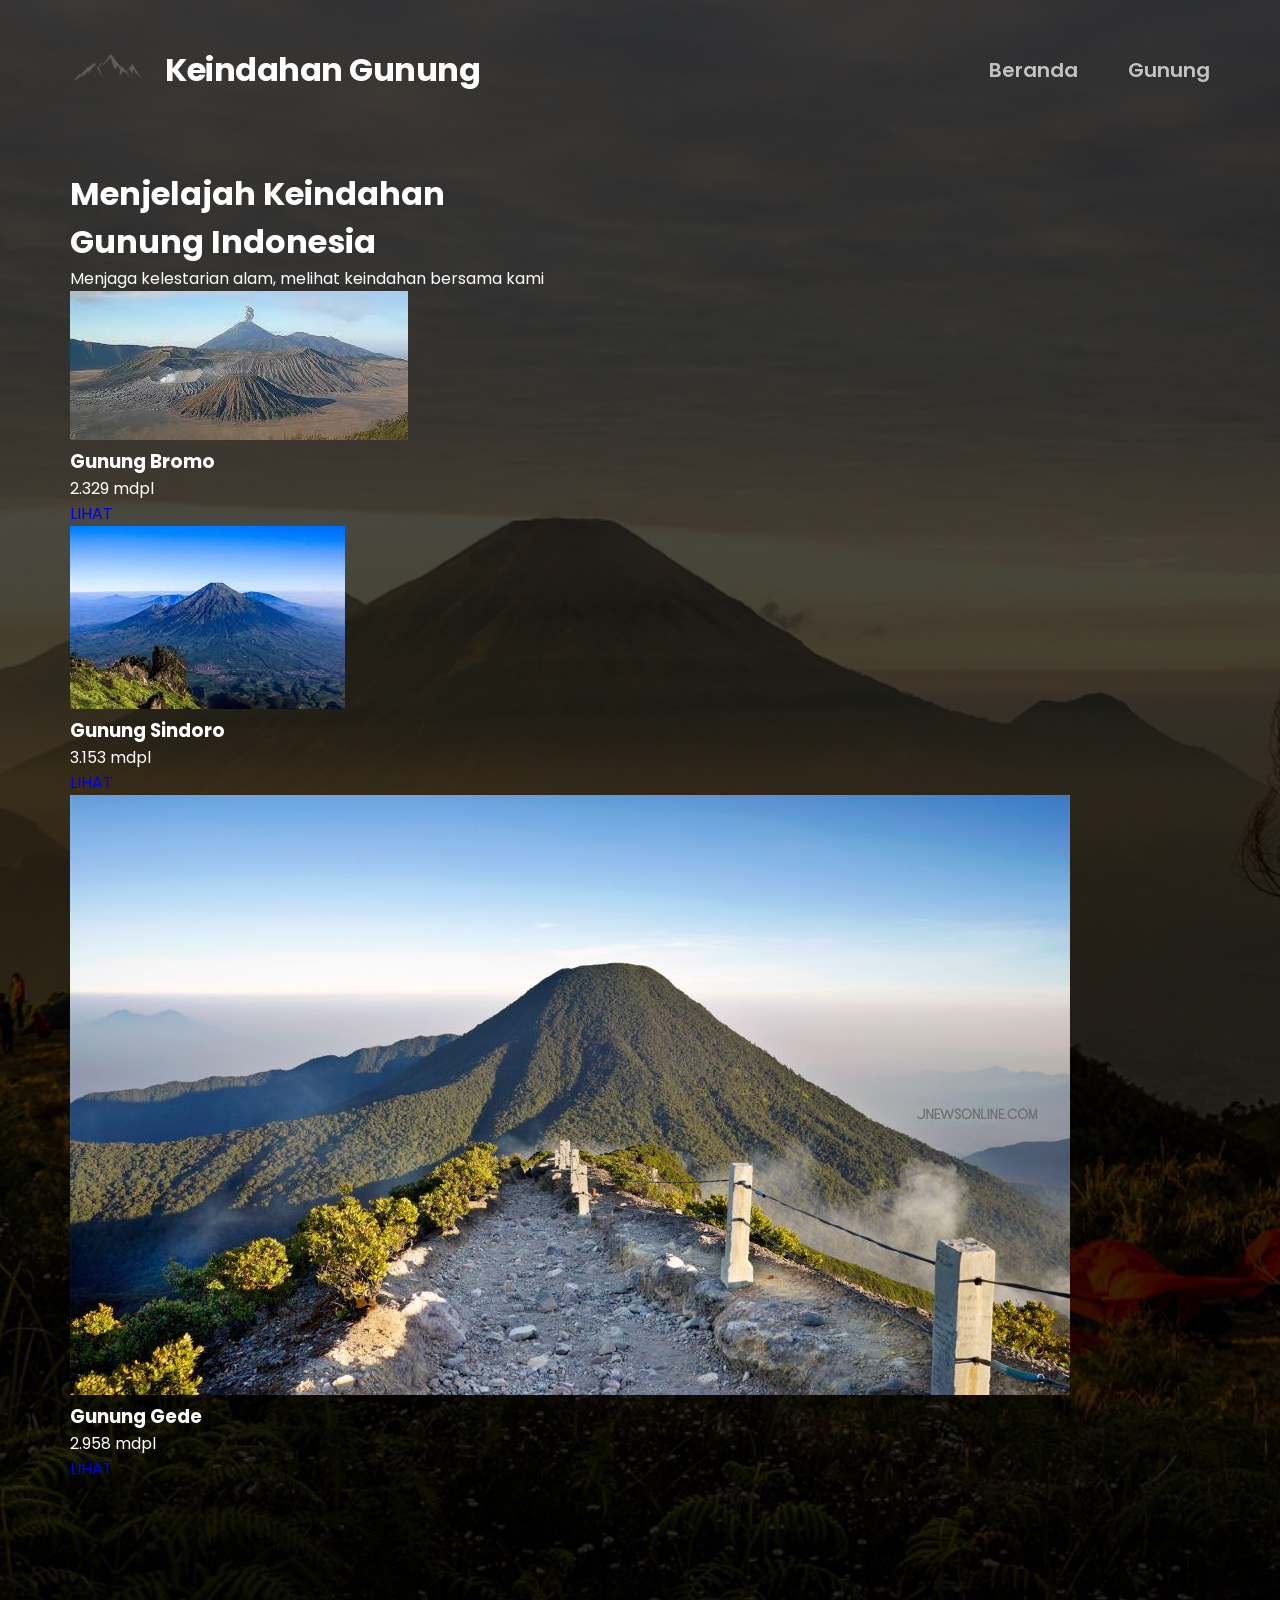
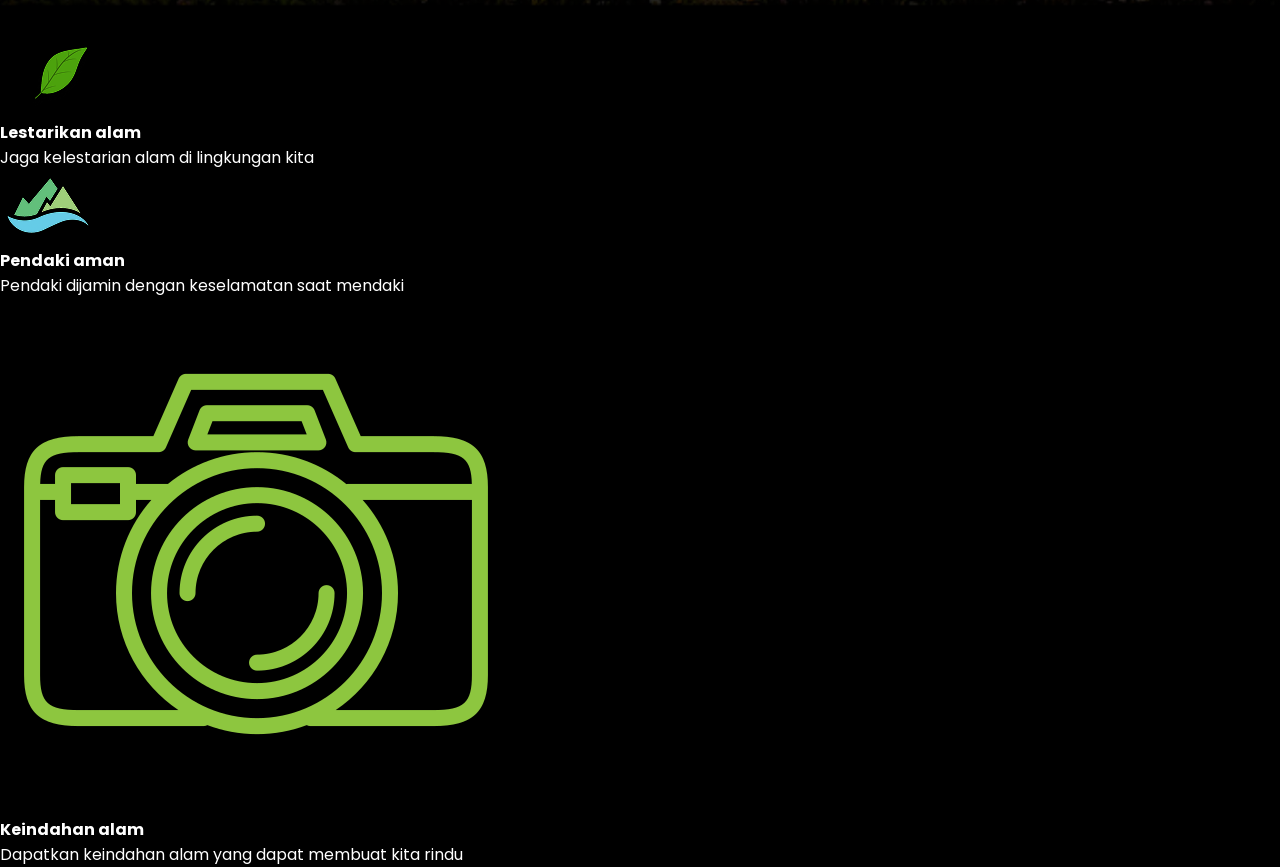
<file: index.html>
<!DOCTYPE html>
<html lang="id">
<head>
    <meta charset="UTF-8">
    <meta name="viewport" content="width=device-width, initial-scale=1.0">
    <title>Keindahan Gunung Indonesia</title>
    <link rel="stylesheet" href="style.css">
    <link rel="preconnect" href="https://fonts.googleapis.com">
    <link rel="preconnect" href="https://fonts.gstatic.com" crossorigin>
    <link href="https://fonts.googleapis.com/css2?family=Montserrat:wght@700&family=Poppins:wght@300;400;500;600;700&display=swap" rel="stylesheet">
</head>
<body>

    <header class="hero-section">
        <nav class="navbar">
            <div class="logo-container">
                <img src="logo.gunung.webp" alt="Logo Keindahan Gunung" class="logo-img">
                <span class="logo-title">Keindahan Gunung</span>
            </div>
            <ul class="nav-menu">
                <li><a href="#" class="nav-item">Beranda</a></li>
                <li><a href="detail-bromo.html" class="nav-item">Gunung</a></li>
            </ul>
        </nav>

        <div class="hero-content">
            <h1 class="hero-title">Menjelajah Keindahan <br>Gunung Indonesia</h1>
            <p class="hero-subtitle">Menjaga kelestarian alam, melihat keindahan bersama kami</p>
        </div>

        <div class="cards-grid">
            
            <div class="mountain-card">
                <img src="bromo.jpg" alt="Gunung Bromo" class="card-bg">
                <div class="card-overlay">
                    <div class="card-header">
                        <h3 class="mountain-name">Gunung Bromo</h3>
                        <span class="mountain-elevation">2.329 mdpl</span>
                    </div>
                    <a href="detail-bromo.html" class="btn-lihat" style="text-decoration: none; text-align: center;">LIHAT</a>
                </div>
            </div>

            <div class="mountain-card">
                <img src="sindoro.jpg" alt="Gunung Sindoro" class="card-bg">
                <div class="card-overlay">
                    <div class="card-header">
                        <h3 class="mountain-name">Gunung Sindoro</h3>
                        <span class="mountain-elevation">3.153 mdpl</span>
                    </div>
                    <a href="detail-sindoro.html" class="btn-lihat" style="text-decoration: none; text-align: center;">LIHAT</a>
                </div>
            </div>

            <div class="mountain-card">
                <img src="gunung_gede.jpg" alt="Gunung Gede" class="card-bg">
                <div class="card-overlay">
                    <div class="card-header">
                        <h3 class="mountain-name">Gunung Gede</h3>
                        <span class="mountain-elevation">2.958 mdpl</span>
                    </div>
                    <a href="detail-gede.html" class="btn-lihat" style="text-decoration: none; text-align: center;">LIHAT</a>
                </div>
            </div>

        </div>
    </header>

    <footer class="info-bar">
        <div class="info-item">
            <img src="daun.png" alt="Icon Lestarikan Alam" class="info-icon">
            <div class="info-text">
                <h4 class="info-title">Lestarikan alam</h4>
                <p class="info-desc">Jaga kelestarian alam di lingkungan kita</p>
            </div>
        </div>

        <div class="vertical-divider"></div>

        <div class="info-item">
            <img src="gunng logo2.png" alt="Icon Pendaki Aman" class="info-icon">
            <div class="info-text">
                <h4 class="info-title">Pendaki aman</h4>
                <p class="info-desc">Pendaki dijamin dengan keselamatan saat mendaki</p>
            </div>
        </div>

        <div class="vertical-divider"></div>

        <div class="info-item">
            <img src="kamera.jpg" alt="Icon Keindahan Alam" class="info-icon">
            <div class="info-text">
                <h4 class="info-title">Keindahan alam</h4>
                <p class="info-desc">Dapatkan keindahan alam yang dapat membuat kita rindu</p>
            </div>
        </div>
    </footer>

</body>
</html>
</file>
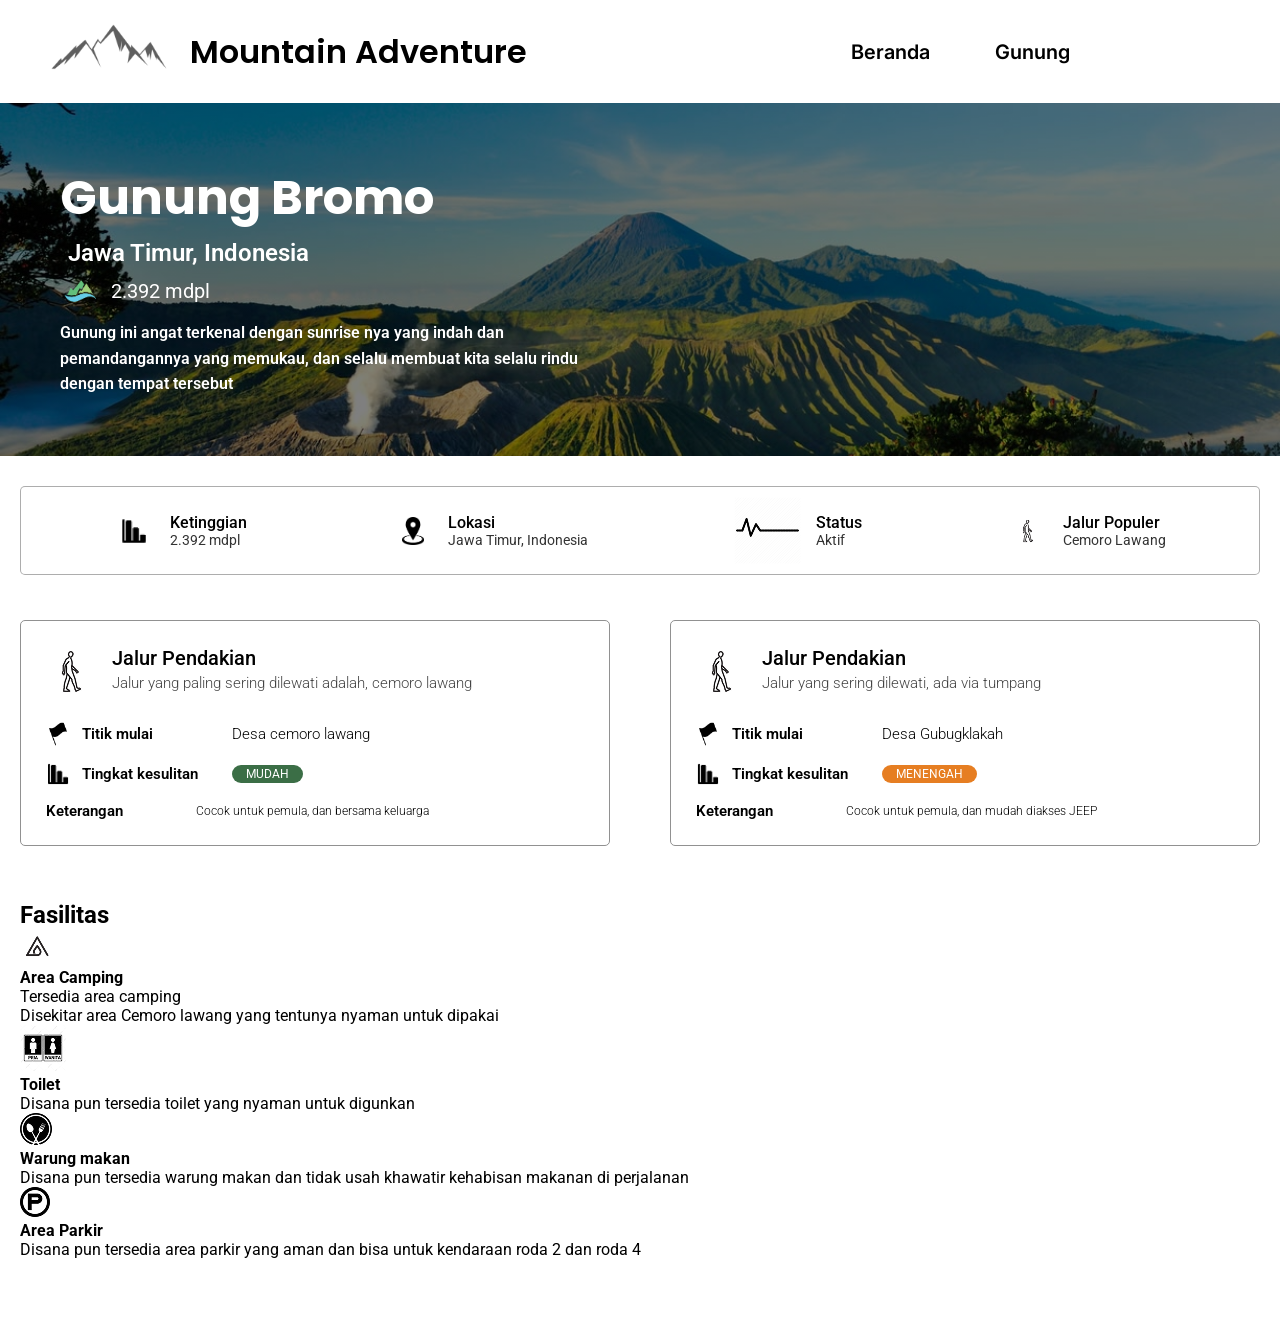
<file: detail-bromo.html>
<!DOCTYPE html>
<html lang="id">
<head>
    <meta charset="UTF-8">
    <meta name="viewport" content="width=device-width, initial-scale=1.0">
    <title>Mountain Adventure - Gunung Bromo</title>
    <link rel="stylesheet" href="detail-bromo.css">
    <link rel="preconnect" href="https://fonts.googleapis.com">
    <link rel="preconnect" href="https://fonts.gstatic.com" crossorigin>
    <link href="https://fonts.googleapis.com/css2?family=Inter:wght@600&family=Poppins:wght@400;600;700&family=Roboto:wght@300;400;500;600&display=swap" rel="stylesheet">
</head>
<body>

    <nav class="navbar">
        <div class="logo-area">
            <img src="logo.gunung.webp" alt="Logo Mountain Adventure">
            <span class="logo-title">Mountain Adventure</span>
        </div>
        <ul class="nav-links">
            <a href="index.html" class="nav-item">Beranda</a>
            <a href="detail-sindoro.html" class="nav-item">Gunung</a>
        </ul>
    </nav>

    <header class="hero-banner">
        <div class="hero-container">
            <h1 class="mountain-name">Gunung Bromo</h1>
            <div class="location-tag">
                <span class="pin-icon"></span> 
                Jawa Timur, Indonesia
            </div>
            <div class="elevation-tag">
                <img src="gunng logo2.png" alt="Icon MDPL" class="icon-inline">
                <span>2.392 mdpl</span>
            </div>
            <p class="mountain-desc">
                Gunung ini angat terkenal dengan sunrise nya yang indah dan pemandangannya yang memukau, dan selalu membuat kita selalu rindu dengan tempat tersebut
            </p>
        </div>
    </header>

    <main class="content-wrapper">
        
        <section class="quick-info-bar">
            <div class="info-item">
                <img src="diagram.png" alt="Ketinggian Icon">
                <div class="info-text">
                    <span class="info-label">Ketinggian</span>
                    <span class="info-value">2.392 mdpl</span>
                </div>
            </div>
            <div class="info-item">
                <img src="Location.png" alt="Lokasi Icon">
                <div class="info-text">
                    <span class="info-label">Lokasi</span>
                    <span class="info-value">Jawa Timur, Indonesia</span>
                </div>
            </div>
            <div class="info-item">
                <img src="HA.png" alt="Status Icon" class="large-icon">
                <div class="info-text">
                    <span class="info-label">Status</span>
                    <span class="info-value">Aktif</span>
                </div>
            </div>
            <div class="info-item">
                <img src="Orang.png" alt="Jalur Populer Icon">
                <div class="info-text">
                    <span class="info-label">Jalur Populer</span>
                    <span class="info-value">Cemoro Lawang</span>
                </div>
            </div>
        </section>

        <section class="routes-container">
            
            <div class="route-card">
                <div class="route-header">
                    <img src="Orang.png" alt="Route Icon" class="route-main-icon">
                    <div class="route-title">
                        <h3>Jalur Pendakian</h3>
                        <p>Jalur yang paling sering dilewati adalah, cemoro lawang</p>
                    </div>
                </div>
                <div class="route-details">
                    <div class="detail-row">
                        <img src="bendera.png" alt="Start Point">
                        <strong>Titik mulai</strong>
                        <span class="value">Desa cemoro lawang</span>
                    </div>
                    <div class="detail-row">
                        <img src="diagram.png" alt="Difficulty">
                        <strong>Tingkat kesulitan</strong>
                        <span class="badge badge-easy">MUDAH</span>
                    </div>
                    <div class="detail-row">
                        <span class="label-heading">Keterangan</span>
                        <span class="value small-text">Cocok untuk pemula, dan bersama keluarga</span>
                    </div>
                </div>
            </div>

            <div class="route-card">
                <div class="route-header">
                    <img src="Orang.png" alt="Route Icon" class="route-main-icon">
                    <div class="route-title">
                        <h3>Jalur Pendakian</h3>
                        <p>Jalur yang sering dilewati, ada via tumpang</p>
                    </div>
                </div>
                <div class="route-details">
                    <div class="detail-row">
                        <img src="bendera.png" alt="Start Point">
                        <strong>Titik mulai</strong>
                        <span class="value">Desa Gubugklakah</span>
                    </div>
                    <div class="detail-row">
                        <img src="diagram.png" alt="Difficulty">
                        <strong>Tingkat kesulitan</strong>
                        <span class="badge badge-medium">MENENGAH</span>
                    </div>
                    <div class="detail-row">
                        <span class="label-heading">Keterangan</span>
                        <span class="value small-text">Cocok untuk pemula, dan mudah diakses JEEP</span>
                    </div>
                </div>
            </div>

        </section>

        <section class="facilities-section">
            <h2 class="section-title">Fasilitas</h2>
            <div class="facilities-grid">
                
                <div class="facility-box">
                    <div class="facility-header">
                        <img src="area camp.png" alt="Camping Icon">
                        <h4>Area Camping</h4>
                    </div>
                    <p class="facility-bold-sub">Tersedia area camping</p>
                    <p class="facility-desc">Disekitar area Cemoro lawang yang tentunya nyaman untuk dipakai</p>
                </div>

                <div class="facility-box">
                    <div class="facility-header">
                        <img src="toilet.png" alt="Toilet Icon">
                        <h4>Toilet</h4>
                    </div>
                    <p class="facility-descpacer-top">Disana pun tersedia toilet yang nyaman untuk digunkan</p>
                </div>

                <div class="facility-box">
                    <div class="facility-header">
                        <img src="restirant.png" alt="Warung Icon">
                        <h4>Warung makan</h4>
                    </div>
                    <p class="facility-desc spacer-top">Disana pun tersedia warung makan dan tidak usah khawatir kehabisan makanan di perjalanan</p>
                </div>

                <div class="facility-box">
                    <div class="facility-header">
                        <img src="parking-39771_960_720 1.png" alt="Parkir Icon">
                        <h4>Area Parkir</h4>
                    </div>
                    <p class="facility-desc spacer-top">Disana pun tersedia area parkir yang aman dan bisa untuk kendaraan roda 2 dan roda 4</p>
                </div>

            </div>
        </section>

    </main>

</body>
</html>
</file>
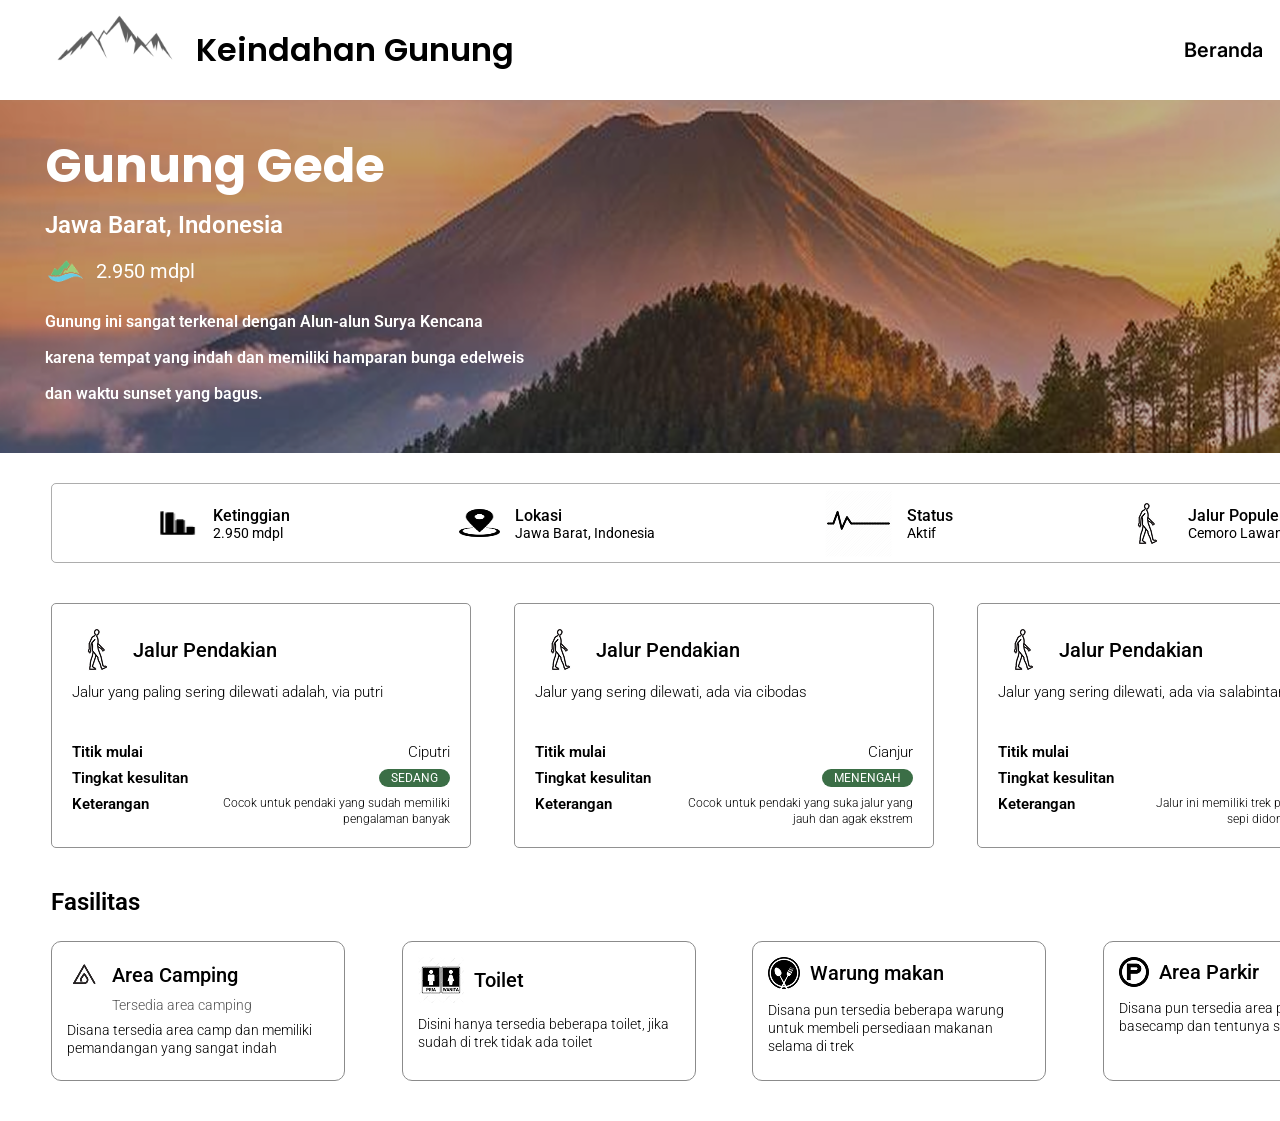
<file: detail-gede.html>
<!DOCTYPE html>
<html lang="id">
<head>
  <meta charset="UTF-8">
  <meta name="viewport" content="width=device-width, initial-scale=1.0">
  <title>Mountain Adventure - Gunung Gede</title>
  <link rel="stylesheet" href="style-gede.css">
  <link href="https://fonts.googleapis.com/css2?family=Inter:wght@600&family=Poppins:wght@600;700&family=Roboto:wght@300;400;500;600&display=swap" rel="stylesheet">
</head>
<body>

  <div class="container">
    
    <header class="navbar">
      <div class="logo-section">
        <img class="logo-img" src="logo.gunung.webp" alt="Logo">
        <h1 class="site-title">Keindahan Gunung</h1>
      </div>
      <nav class="nav-links">
        <a href="index.html" class="nav-item">Beranda</a>
        <a href="#" class="nav-item">Gunung</a>
      </nav>
    </header>

    <section class="hero-section">
      <img class="hero-bg" src="GUNUNG GEDE.png" alt="Gunung Gede Banner">
      <div class="hero-content">
        <h2 class="mountain-title">Gunung Gede</h2>
        <p class="mountain-location">Jawa Barat, Indonesia</p>
        <div class="mountain-elevation-badge">
          <img class="icon-small" src="gunng logo2.png" alt="Icon">
          <span>2.950 mdpl</span>
        </div>
        <p class="mountain-desc">
          Gunung ini sangat terkenal dengan Alun-alun Surya Kencana karena tempat yang indah dan memiliki hamparan bunga edelweis dan waktu sunset yang bagus.
        </p>
      </div>
    </section>

    <section class="info-bar">
      <div class="info-item">
        <img class="info-icon" src="diagram.png" alt="Ketinggian">
        <div>
          <div class="info-label">Ketinggian</div>
          <div class="info-value">2.950 mdpl</div>
        </div>
      </div>
      <div class="info-item">
        <img class="info-icon" src="Location.png" alt="Lokasi">
        <div>
          <div class="info-label">Lokasi</div>
          <div class="info-value">Jawa Barat, Indonesia</div>
        </div>
      </div>
      <div class="info-item">
        <img class="info-icon-large" src="HA.png" alt="Status">
        <div>
          <div class="info-label">Status</div>
          <div class="info-value">Aktif</div>
        </div>
      </div>
      <div class="info-item">
        <img class="info-icon-medium" src="Orang.png" alt="Jalur Populer">
        <div>
          <div class="info-label">Jalur Populer</div>
          <div class="info-value">Cemoro Lawang</div>
        </div>
      </div>
    </section>

    <section class="section-container">
      <div class="cards-grid">
        
        <div class="trail-card">
          <div class="card-header">
            <img class="card-icon" src="Orang.png" alt="Trail Icon">
            <h3 class="card-title">Jalur Pendakian</h3>
          </div>
          <p class="card-desc">Jalur yang paling sering dilewati adalah, via putri</p>
          <div class="card-detail">
            <span class="detail-label">Titik mulai</span>
            <span class="detail-value">Ciputri</span>
          </div>
          <div class="card-detail">
            <span class="detail-label">Tingkat kesulitan</span>
            <span class="badge badge-green">SEDANG</span>
          </div>
          <div class="card-detail alignment-top">
            <span class="detail-label font-bold">Keterangan</span>
            <span class="detail-value text-small">Cocok untuk pendaki yang sudah memiliki pengalaman banyak</span>
          </div>
        </div>

        <div class="trail-card">
          <div class="card-header">
            <img class="card-icon" src="Orang.png" alt="Trail Icon">
            <h3 class="card-title">Jalur Pendakian</h3>
          </div>
          <p class="card-desc">Jalur yang sering dilewati, ada via cibodas</p>
          <div class="card-detail">
            <span class="detail-label">Titik mulai</span>
            <span class="detail-value">Cianjur</span>
          </div>
          <div class="card-detail">
            <span class="detail-label">Tingkat kesulitan</span>
            <span class="badge badge-green">MENENGAH</span>
          </div>
          <div class="card-detail alignment-top">
            <span class="detail-label font-bold">Keterangan</span>
            <span class="detail-value text-small">Cocok untuk pendaki yang suka jalur yang jauh dan agak ekstrem</span>
          </div>
        </div>

        <div class="trail-card">
          <div class="card-header">
            <img class="card-icon" src="Orang.png" alt="Trail Icon">
            <h3 class="card-title">Jalur Pendakian</h3>
          </div>
          <p class="card-desc">Jalur yang sering dilewati, ada via salabintana</p>
          <div class="card-detail">
            <span class="detail-label">Titik mulai</span>
            <span class="detail-value">Cianjur</span>
          </div>
          <div class="card-detail">
            <span class="detail-label">Tingkat kesulitan</span>
            <span class="badge badge-green">MENENGAH</span>
          </div>
          <div class="card-detail alignment-top">
            <span class="detail-label font-bold">Keterangan</span>
            <span class="detail-value text-small">Jalur ini memiliki trek paling panjang dan sepi didominasi hutan rapat</span>
          </div>
        </div>

      </div>
    </section>

    <section class="section-container">
      <h2 class="section-heading">Fasilitas</h2>
      <div class="facilities-grid">
        
        <div class="facility-card">
          <div class="facility-header">
            <img src="area camp.png" alt="Camping Area">
            <h4 class="facility-title">Area Camping</h4>
          </div>
          <p class="facility-subtext">Tersedia area camping</p>
          <p class="facility-desc">Disana tersedia area camp dan memiliki pemandangan yang sangat indah</p>
        </div>

        <div class="facility-card">
          <div class="facility-header">
            <img src="toilet.png" alt="Toilet">
            <h4 class="facility-title">Toilet</h4>
          </div>
          <p class="facility-desc margin-top-sm">Disini hanya tersedia beberapa toilet, jika sudah di trek tidak ada toilet</p>
        </div>

        <div class="facility-card">
          <div class="facility-header">
            <img src="restirant.png" alt="Warung">
            <h4 class="facility-title">Warung makan</h4>
          </div>
          <p class="facility-desc margin-top-sm">Disana pun tersedia beberapa warung untuk membeli persediaan makanan selama di trek</p>
        </div>

        <div class="facility-card">
          <div class="facility-header">
            <img src="parking-39771_960_720 1.png" alt="Parkir">
            <h4 class="facility-title">Area Parkir</h4>
          </div>
          <p class="facility-desc margin-top-sm">Disana pun tersedia area parkir di basecamp dan tentunya sudah aman</p>
        </div>

      </div>
    </section>

  </div>

</body>
</html>
</file>
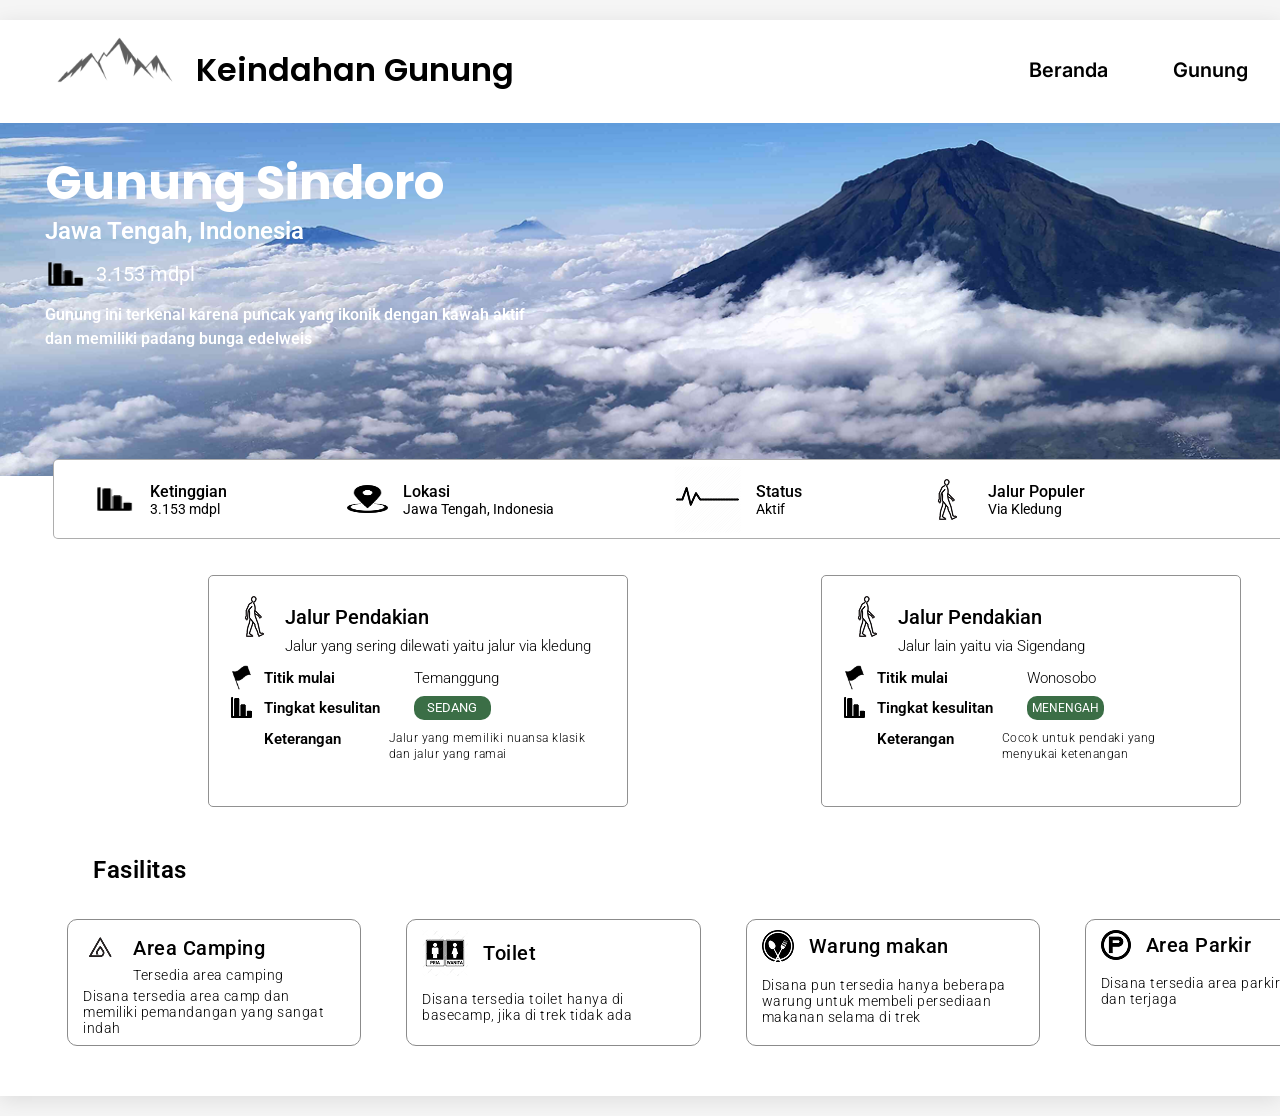
<file: detail-sindoro.html>
<!DOCTYPE html>
<html lang="id">
<head>
  <meta charset="UTF-8">
  <meta name="viewport" content="width=device-width, initial-scale=1.0">
  <title>Mountain Adventure - Gunung Sindoro</title>
  <link href="https://fonts.googleapis.com/css2?family=Inter:wght@600&family=Poppins:wght@600;700&family=Roboto:wght@300;400;500;600&display=swap" rel="stylesheet">
  <link rel="stylesheet" href="style-sindoro.css">
</head>
<body>

  <div class="main-container">
    
    <header class="header">
      <div class="logo-wrapper">
        <img class="logo-img" src="logo.gunung.webp" alt="Logo">
        <h1 class="logo-title">Keindahan Gunung</h1>
      </div>
      <nav class="navbar">
        <a href="index.html" class="nav-link">Beranda</a>
        <a href="detail-gede.html" class="nav-link">Gunung</a>
      </nav>
    </header>

    <section class="hero-section">
      <img class="hero-bg" src="GUNUNG SINDORO.png" alt="Gunung Sindoro Banner">
      <div class="hero-content">
        <h2 class="hero-title">Gunung Sindoro</h2>
        <p class="hero-location">Jawa Tengah, Indonesia</p>
        <div class="hero-elevation-badge">
          <img class="icon-small" src="diagram.png" alt="Elevation Icon">
          <span>3.153 mdpl</span>
        </div>
        <p class="hero-description">Gunung ini terkenal karena puncak yang ikonik dengan kawah aktif dan memiliki padang bunga edelweis</p>
      </div>
    </section>

    <section class="info-bar">
      <div class="info-item">
        <img class="info-icon" src="diagram.png" alt="Ketinggian">
        <div>
          <div class="info-label">Ketinggian</div>
          <div class="info-value">3.153 mdpl</div>
        </div>
      </div>
      <div class="info-item">
        <img class="info-icon" src="Location.png" alt="Lokasi">
        <div>
          <div class="info-label">Lokasi</div>
          <div class="info-value">Jawa Tengah, Indonesia</div>
        </div>
      </div>
      <div class="info-item">
        <img class="info-icon-large" src="HA.png" alt="Status">
        <div>
          <div class="info-label">Status</div>
          <div class="info-value">Aktif</div>
        </div>
      </div>
      <div class="info-item">
        <img class="info-icon-large" src="Orang.png" alt="Jalur Populer">
        <div>
          <div class="info-label">Jalur Populer</div>
          <div class="info-value">Via Kledung</div>
        </div>
      </div>
    </section>

    <section class="routes-container">
      <div class="route-card">
        <div class="route-header">
          <img class="route-icon" src="Orang.png" alt="Route">
          <h3 class="route-title">Jalur Pendakian</h3>
        </div>
        <p class="route-desc">Jalur yang sering dilewati yaitu jalur via kledung</p>
        
        <div class="route-details">
          <div class="detail-row">
            <img class="detail-icon" src="bendera.png" alt="Start">
            <span class="detail-label">Titik mulai</span>
            <span class="detail-value">Temanggung</span>
          </div>
          <div class="detail-row">
            <img class="detail-icon" src="diagram.png"Difficulty">
            <span class="detail-label">Tingkat kesulitan</span>
            <span class="badge badge-sedang">SEDANG</span>
          </div>
          <div class="detail-row align-start">
            <span class="detail-label note-label">Keterangan</span>
            <span class="detail-value note-value">Jalur yang memiliki nuansa klasik dan jalur yang ramai</span>
          </div>
        </div>
      </div>

      <div class="route-card">
        <div class="route-header">
          <img class="route-icon" src="Orang.png" alt="Route">
          <h3 class="route-title">Jalur Pendakian</h3>
        </div>
        <p class="route-desc">Jalur lain yaitu via Sigendang</p>
        
        <div class="route-details">
          <div class="detail-row">
            <img class="detail-icon" src="bendera.png" alt="Start">
            <span class="detail-label">Titik mulai</span>
            <span class="detail-value">Wonosobo</span>
          </div>
          <div class="detail-row">
            <img class="detail-icon" src="diagram.png" alt="Difficulty">
            <span class="detail-label">Tingkat kesulitan</span>
            <span class="badge badge-menengah">MENENGAH</span>
          </div>
          <div class="detail-row align-start">
            <span class="detail-label note-label">Keterangan</span>
            <span class="detail-value note-value">Cocok untuk pendaki yang menyukai ketenangan</span>
          </div>
        </div>
      </div>
    </section>

    <section class="facilities-section">
      <h3 class="section-title">Fasilitas</h3>
      <div class="facilities-grid">
        <div class="facility-card">
          <div class="facility-header">
            <img src="area camp.png" alt="Camping">
            <h4 class="facility-title">Area Camping</h4>
          </div>
          <p class="facility-subtitle">Tersedia area camping</p>
          <p class="facility-desc">Disana tersedia area camp dan memiliki pemandangan yang sangat indah</p>
        </div>

        <div class="facility-card">
          <div class="facility-header">
            <img src="toilet.png" alt="Toilet">
            <h4 class="facility-title">Toilet</h4>
          </div>
          <p class="facility-desc spacer-top">Disana tersedia toilet hanya di basecamp, jika di trek tidak ada</p>
        </div>

        <div class="facility-card">
          <div class="facility-header">
            <img src="restirant.png" alt="Warung">
            <h4 class="facility-title">Warung makan</h4>
          </div>
          <p class="facility-desc spacer-top">Disana pun tersedia hanya beberapa warung untuk membeli persediaan makanan selama di trek</p>
        </div>

        <div class="facility-card">
          <div class="facility-header">
            <img src="parking-39771_960_720 1.png" alt="Parkir">
            <h4 class="facility-title">Area Parkir</h4>
          </div>
          <p class="facility-desc spacer-top">Disana tersedia area parkir yang aman dan terjaga</p>
        </div>
      </div>
    </section>

  </div>

</body>
</html>
</file>
<file: style.css>
* {
    margin: 0;
    padding: 0;
    box-sizing: border-box;
}

body {
    font-family: 'Poppins', sans-serif;
    background-color: #000000;
    color: #ffffff;
    overflow-x: hidden;
}

.hero-section {
    position: relative;
    width: 100%;
    min-height: 100vh;
    padding: 30px 70px 160px 70px;
    background: linear-gradient(rgba(0, 0, 0, 0.5), rgba(0, 0, 0, 0.7)), 
                url('background.jpg') no-repeat center center/cover;
}

.navbar {
    display: flex;
    justify-content: space-between;
    align-items: center;
    width: 100%;
    margin-bottom: 60px;
}

.logo-container {
    display: flex;
    align-items: center;
    gap: 15px;
}

.logo-img {
    width: 80px;
    height: 80px;
    object-fit: contain;
}

.logo-title {
    font-size: 32px;
    font-weight: 700;
    letter-spacing: -0.5px;
}

.nav-menu {
    display: flex;
    gap: 50px;
    list-style: none;
}

.nav-item {
    text-decoration: none;
    color: #ffffff;
    font-size: 20px;
    font-weight: 600;
    opacity: 0.7;
    transition: opacity 0.3s ease, color 0.3s ease;
}

.nav-item:hover, 
.nav-item.active {
    opacity: 1;
    color: #4ade80; 

.hero-content {
    margin-bottom: 60px;
}

.hero-title {
    font-family: 'Montserrat', sans-serif;
    font-size: 64px;
    font-weight: 700;
    line-height: 1.2;
    margin-bottom: 20px;
}

.hero-subtitle {
    font-size: 20px;
    font-weight: 400;
    opacity: 0.8;
    max-width: 800px;
}


.cards-grid {
    display: grid;
    grid-template-columns: repeat(3, 1380px);
    gap: 20px;
    max-width: 100%;
    justify-content: flex-start;
    display: flex;
    flex-wrap: wrap;
}

.mountain-card {
    position: relative;
    width: 383px;
    height: 219px;
    border-radius: 15px;
    border: 1px solid rgba(255, 255, 255, 0.6);
    overflow: hidden;
    box-shadow: 0px 0px 24px rgba(255, 255, 255, 0.15);
    cursor: pointer;
    
    transition: transform 0.4s cubic-bezier(0.25, 1, 0.5, 1), 
                box-shadow 0.4s ease, 
                border-color 0.4s ease;
}

.mountain-card:hover {
    transform: translateY(-15px) scale(1.03); 
    box-shadow: 0px 20px 40px rgba(255, 255, 255, 0.3); 
    border-color: #ffffff;
}

.card-bg {
    width: 100%;
    height: 100%;
    object-fit: cover;
    filter: brightness(0.75);
    transition: filter 0.4s ease;
}

.mountain-card:hover .card-bg {
    filter: brightness(0.9); 

.card-overlay {
    position: absolute;
    top: 0;
    left: 0;
    width: 100%;
    height: 100%;
    padding: 20px;
    display: flex;
    flex-direction: column;
    justify-content: space-between;
    z-index: 2;
}

.mountain-name {
    font-size: 20px;
    font-weight: 600;
    margin-bottom: 2px;
    text-shadow: 0 2px 4px rgba(0,0,0,0.5);
}

.mountain-elevation {
    font-size: 13px;
    font-weight: 500;
    opacity: 0.9;
}

.btn-lihat {
    align-self: flex-end;
    background-color: #ffffff;
    color: #1D6117;
    border: none;
    padding: 6px 22px;
    border-radius: 25px;
    font-family: 'Poppins', sans-serif;
    font-size: 13px;
    font-weight: 600;
    cursor: pointer;
    box-shadow: 0 2px 5px rgba(0,0,0,0.2);
    
    transition: transform 0.2s ease, background-color 0.2s ease, color 0.2s ease;
}

.btn-lihat:hover {
    background-color: #1D6117
    color: #ffffff;
    transform: scale(1.1);
}


.info-bar {
    width: 100%;
    background-color: #ffffff;
    color: #000000;
    display: flex;
    justify-content: space-around;
    align-items: center;
    padding: 45px 70px;
    position: relative;
    z-index: 10;
}

.info-item {
    display: flex;
    align-items: center;
    gap: 20px;
    width: 380px; 
}


.info-icon {
    width: 90px;        
    height: 65px;       
    object-fit: contain; 
    flex-shrink: 0;     
}

.info-text {
    display: flex;
    flex-direction: column;
    gap: 4px;
}

.info-title {
    font-size: 16px;
    font-weight: 600;
}

.info-desc {
    font-size: 15px;
    font-weight: 300;
    color: #333333;
    line-height: 1.4;
}

.vertical-divider {
    width: 1px;
    height: 70px;
    background-color: #000000;
    opacity: 0.2;
}
</file>
<file: detail-bromo.css>
* {
    margin: 0;
    padding: 0;
    box-sizing: border-box;
}

body {
    background-color: #ffffff;
    color: #000000;
    font-family: 'Roboto', sans-serif;
    overflow-x: hidden;
}


.navbar {
    width: 100%;
    height: 103px;
    background-color: #ffffff;
    display: flex;
    justify-content: space-between;
    align-items: center;
    padding: 0 60px;
}

.logo-area {
    display: flex;
    align-items: center;
    gap: 10px;
    margin-left: -16px;
}

.logo-area img {
    width: 136px;
    height: 136px;
    object-fit: contain;
}

.logo-title {
    font-family: 'Poppins', sans-serif;
    font-size: 32px;
    font-weight: 600;
    color: #000000;
}

.nav-links {
    display: flex;
    gap: 65px;
    list-style: none;
    padding-right: 150px;
}

.nav-links a {
    text-decoration: none;
    color: #000000;
    font-family: 'Inter', sans-serif;
    font-size: 20px;
    font-weight: 600;
}

.nav-links a.active {
    border-bottom: 2px solid #000000;
    padding-bottom: 4px;
}


.hero-banner {
    width: 100%;
    min-height: 353px;
    
    background-image: linear-gradient(rgba(0, 0, 0, 0.5), rgba(0, 0, 0, 0.5)), url('gunungbromo-2.jpg');
    
    background-size: cover;
    background-position: center;
    background-repeat: no-repeat;
    display: flex;
    align-items: center;
    color: #ffffff;
    padding: 40px 60px;
}

.hero-container {
    max-width: 1000px;
}

.mountain-name {
    font-family: 'Poppins', sans-serif;
    font-size: 48px;
    font-weight: 700;
    margin-bottom: 5px;
}

.location-tag {
    font-size: 24px;
    font-weight: 600;
    display: flex;
    align-items: center;
    gap: 8px;
    margin-bottom: 10px;
}

.elevation-tag {
    display: flex;
    align-items: center;
    gap: 10px;
    font-size: 20px;
    font-weight: 400;
    margin-bottom: 15px;
}

.icon-inline {
    width: 41px;
    height: 28px;
    object-fit: contain;
}

.mountain-desc {
    font-size: 16px;
    font-weight: 600;
    line-height: 1.6;
    max-width: 550px;
}


.content-wrapper {
    max-width: 1350px;
    margin: 0 auto;
    padding: 30px 20px 80px 20px;
}


.quick-info-bar {
    width: 100%;
    min-height: 80px;
    border: 1px solid rgba(0, 0, 0, 0.32);
    border-radius: 5px;
    background: #ffffff;
    display: flex;
    justify-content: space-around;
    align-items: center;
    padding: 10px 20px;
    margin-bottom: 45px;
}

.info-item {
    display: flex;
    align-items: center;
    gap: 15px;
}

.info-item img {
    width: 41px;
    height: 28px;
    object-fit: contain;
}

.info-item img.large-icon {
    width: 67px;
    height: 67px;
}

.info-text {
    display: flex;
    flex-direction: column;
}

.info-label {
    font-size: 16px;
    font-weight: 500;
    color: #000000;
}

.info-value {
    font-size: 14px;
    font-weight: 400;
    color: #333333;
}


.routes-container {
    display: flex;
    justify-content: space-between;
    gap: 60px;
    margin-bottom: 55px;
}

.route-card {
    flex: 1;
    border: 1px solid #919191;
    border-radius: 5px;
    padding: 25px;
    background: #ffffff;
}

.route-header {
    display: flex;
    align-items: flex-start;
    gap: 15px;
    margin-bottom: 25px;
}

.route-main-icon {
    width: 51px;
    height: 51px;
    object-fit: contain;
}

.route-title h3 {
    font-size: 20px;
    font-weight: 500;
    margin-bottom: 4px;
}

.route-title p {
    font-size: 15px;
    font-weight: 300;
    color: #444444;
}

.route-details {
    display: flex;
    flex-direction: column;
    gap: 16px;
}

.detail-row {
    display: flex;
    align-items: center;
    font-size: 15px;
}

.detail-row img {
    width: 24px;
    height: 24px;
    margin-right: 12px;
    object-fit: contain;
}

.detail-row strong, .label-heading {
    width: 150px;
    font-weight: 600;
}

.detail-row .value {
    font-weight: 300;
}

.detail-row .small-text {
    font-size: 12px;
}

/* Difficulty Badge Status */
.badge {
    padding: 2px 14px;
    color: #ffffff;
    font-size: 12px;
    font-weight: 400;
    border-radius: 10px;
    display: inline-block;
}

.badge-easy {
    background-color: #3B6E46;
}

.badge-medium {
    background-color: #e67e22; 


.section-title {
    font-size: 24px;
    font-weight: 600;
    letter-spacing: 0.5px;
    margin-bottom: 25px;
}

.facilities-grid {
    display: grid;
    grid-template-columns: repeat(auto-fit, minmax(280px, 1fr));
    gap: 30px;
}

.facility-box {
    border: 1px solid #8B8B8B;
    border-radius: 10px;
    padding: 20px;
    min-height: 126px;
    background: #ffffff;
}

.facility-header {
    display: flex;
    align-items: center;
    gap: 15px;
    margin-bottom: 10px;
}

.facility-header img {
    object-fit: contain;
}

.facility-header h4 {
    font-size: 20px;
    font-weight: 500;
    letter-spacing: 0.5px;
}

.facility-bold-sub {
    font-size: 14px;
    font-weight: 300;
    margin-bottom: 6px;
    letter-spacing: 0.5px;
}

.facility-desc {
    font-size: 14px;
    font-weight: 300;
    line-height: 1.4;
    letter-spacing: 0.5px;
}

.spacer-top {
    margin-top: 5px;
}

@media (max-width: 992px) {
    .navbar {
        padding: 0 20px;
    }
    .nav-links {
        padding-right: 0;
        gap: 30px;
    }
    .hero-banner {
        padding: 40px 20px;
    }
    .quick-info-bar {
        flex-direction: column;
        gap: 20px;
        padding: 20px;
    }
    .routes-container {
        flex-direction: column;
        gap: 30px;
    }
}
</file>
<file: style-gede.css>
* {
  box-sizing: border-box;
  margin: 0;
  padding: 0;
}

body {
  background-color: #ffffff;
  color: #000000;
  overflow-x: hidden;
}

.container {
  width: 1448px;
  margin: 0 auto;
  position: relative;
}


.navbar {
  height: 100px;
  display: flex;
  justify-content: space-between;
  align-items: center;
  padding: 0 50px;
}

.logo-section {
  display: flex;
  align-items: center;
  position: relative;
}

.logo-img {
  width: 136px;
  height: 136px;
  margin-top: -15px;
}

.site-title {
  font-family: 'Poppins', sans-serif;
  font-size: 32px;
  font-weight: 600;
  margin-left: 10px;
}

.nav-links {
  display: flex;
  gap: 60px;
}

.nav-item {
  font-family: 'Inter', sans-serif;
  font-size: 20px;
  font-weight: 600;
  color: #000000;
  text-decoration: none;
}


.hero-section {
  position: relative;
  width: 1454px;
  height: 353px;
  overflow: hidden;
}

.hero-bg {
  width: 100%;
  height: 100%;
  object-fit: cover;
}

.hero-content {
  position: absolute;
  top: 0;
  left: 0;
  width: 100%;
  height: 100%;
  padding: 30px 45px;
  color: #ffffff;
  background: rgba(0, 0, 0, 0.25);
}

.mountain-title {
  font-family: 'Poppins', sans-serif;
  font-size: 48px;
  font-weight: 700;
}

.mountain-location {
  font-family: 'Roboto', sans-serif;
  font-size: 24px;
  font-weight: 600;
  line-height: 36px;
  margin-top: 5px;
}

.mountain-elevation-badge {
  display: flex;
  align-items: center;
  gap: 10px;
  font-family: 'Roboto', sans-serif;
  font-size: 20px;
  font-weight: 400;
  line-height: 36px;
  margin-top: 10px;
}

.icon-small {
  width: 41px;
  height: 28px;
}

.mountain-desc {
  width: 488px;
  font-family: 'Roboto', sans-serif;
  font-size: 16px;
  font-weight: 600;
  line-height: 36px;
  margin-top: 15px;
}


.info-bar {
  width: 1346px;
  height: 80px;
  margin: 30px auto;
  border: 1px solid rgba(0, 0, 0, 0.32);
  border-radius: 5px;
  display: flex;
  align-items: center;
  justify-content: space-around;
  padding: 0 20px;
}

.info-item {
  display: flex;
  align-items: center;
  gap: 15px;
}

.info-icon { width: 41px; height: 28px; }
.info-icon-medium { width: 51px; height: 51px; }
.info-icon-large { width: 67px; height: 67px; }

.info-label {
  font-family: 'Roboto', sans-serif;
  font-size: 16px;
  font-weight: 500;
  color: #000000;
}

.info-value {
  font-family: 'Roboto', sans-serif;
  font-size: 14px;
  font-weight: 400;
  color: #000000;
}


.section-container {
  width: 1346px;
  margin: 40px auto;
}

.section-heading {
  font-family: 'Roboto', sans-serif;
  font-size: 24px;
  font-weight: 600;
  margin-bottom: 25px;
}

.cards-grid {
  display: flex;
  justify-content: space-between;
  gap: 20px;
}

.facilities-grid {
  display: flex;
  justify-content: space-between;
  gap: 18px;
}


.trail-card {
  width: 420px;
  height: 245px;
  border: 1px solid #919191;
  border-radius: 5px;
  padding: 20px;
  font-family: 'Roboto', sans-serif;
}

.card-header {
  display: flex;
  align-items: center;
  gap: 10px;
  margin-bottom: 5px;
}

.card-icon {
  width: 51px;
  height: 51px;
}

.card-title {
  font-size: 20px;
  font-weight: 500;
}

.card-desc {
  font-size: 15px;
  font-weight: 300;
  line-height: 24px;
  margin-bottom: 15px;
  height: 48px; 
}

.card-detail {
  display: flex;
  justify-content: space-between;
  align-items: center;
  margin-bottom: 8px;
}

.card-detail.alignment-top {
  align-items: flex-start;
}

.detail-label {
  font-size: 15px;
  font-weight: 600;
  width: 150px;
}

.detail-value {
  font-size: 15px;
  font-weight: 300;
  text-align: right;
  flex: 1;
}

.font-bold { font-weight: 600; }
.text-small { font-size: 12px; line-height: 16px; }

.badge {
  border-radius: 10px;
  padding: 2px 12px;
  color: #ffffff;
  font-size: 12px;
  font-weight: 400;
  text-align: center;
}

.badge-green {
  background-color: #3B6E46;
}

.facility-card {
  width: 294px;
  height: 140px;
  border: 1px solid #8B8B8B;
  border-radius: 10px;
  padding: 15px;
  font-family: 'Roboto', sans-serif;
}

.facility-header {
  display: flex;
  align-items: center;
  gap: 10px;
  margin-bottom: 5px;
}

.facility-title {
  font-size: 20px;
  font-weight: 500;
}

.facility-subtext {
  font-size: 14px;
  font-weight: 300;
  margin-left: 45px;
  color: #555;
}

.facility-desc {
  font-size: 14px;
  font-weight: 300;
  line-height: 18px;
  margin-top: 8px;
}

.margin-top-sm {
  margin-top: 12px;
}
</file>
<file: style-sindoro.css>
* {
  box-sizing: border-box;
  margin: 0;
  padding: 0;
}

body {
  background-color: #f5f5f5;
  display: flex;
  justify-content: center;
  align-items: center;
  padding: 20px 0;
}

.main-container {
  width: 1448px;
  height: 1076px;
  background: white;
  position: relative;
  overflow: hidden;
  box-shadow: 0px 4px 20px rgba(0, 0, 0, 0.1);
}

.header {
  position: absolute;
  top: 0;
  left: 0;
  width: 1448px;
  height: 100px;
  display: flex;
  justify-content: space-between;
  align-items: center;
  padding: 0 50px;
  background: white;
  z-index: 10;
}

.logo-wrapper {
  display: flex;
  align-items: center;
  position: relative;
}

.logo-img {
  width: 136px;
  height: 136px;
  margin-top: -10px;
}

.logo-title {
  color: black;
  font-size: 32px;
  font-family: 'Poppins', sans-serif;
  font-weight: 600;
  margin-left: 10px;
}

.navbar {
  display: flex;
  gap: 65px;
  margin-right: 150px;
}

.nav-link {
  color: black;
  font-size: 20px;
  font-family: 'Inter', sans-serif;
  font-weight: 600;
  text-decoration: none;
}

.hero-section {
  position: absolute;
  top: 103px;
  left: 0;
  width: 1454px;
  height: 353px;
}

.hero-bg {
  width: 1454px;
  height: 353px;
  object-fit: cover;
}

.hero-content {
  position: absolute;
  top: 31px;
  left: 45px;
  color: white;
}

.hero-title {
  font-family: 'Poppins', sans-serif;
  font-weight: 700;
  font-size: 48px;
  line-height: 1.2;
}

.hero-location {
  font-family: 'Roboto', sans-serif;
  font-weight: 600;
  font-size: 24px;
  margin-top: 5px;
}

.hero-elevation-badge {
  display: flex;
  align-items: center;
  gap: 10px;
  font-family: 'Roboto', sans-serif;
  font-weight: 400;
  font-size: 20px;
  margin-top: 15px;
}

.icon-small {
  width: 41px;
  height: 28px;
}

.hero-description {
  width: 487px;
  font-family: 'Roboto', sans-serif;
  font-weight: 600;
  font-size: 16px;
  line-height: 24px;
  margin-top: 15px;
}

.info-bar {
  position: absolute;
  top: 439px;
  left: 53px;
  width: 1346px;
  height: 80px;
  background: white;
  border-radius: 5px;
  border: 1px solid rgba(0, 0, 0, 0.32);
  display: flex;
  align-items: center;
  justify-content: flex-start;
  padding: 0 40px;
  gap: 120px;
}

.info-item {
  display: flex;
  align-items: center;
  gap: 15px;
}

.info-icon {
  width: 41px;
  height: 28px;
}

.info-icon-large {
  width: 51px;
  height: 51px;
}

.info-bar .info-item:nth-child(3) img {
  width: 67px;
  height: 67px;
}

.info-label {
  color: black;
  font-size: 16px;
  font-family: 'Roboto', sans-serif;
  font-weight: 500;
}

.info-value {
  color: black;
  font-size: 14px;
  font-family: 'Roboto', sans-serif;
  font-weight: 400;
}

.routes-container {
  position: absolute;
  top: 555px;
  left: 0;
  width: 1448px;
  display: flex;
  justify-content: center;
  gap: 193px;
}

.route-card {
  width: 420px;
  height: 232px;
  border-radius: 5px;
  border: 1px solid #919191;
  padding: 15px 20px;
  background: transparent;
  font-family: 'Roboto', sans-serif;
}

.route-header {
  display: flex;
  align-items: center;
  gap: 5px;
}

.route-icon {
  width: 51px;
  height: 51px;
}

.route-title {
  font-size: 20px;
  font-weight: 500;
}

.route-desc {
  font-size: 15px;
  font-weight: 300;
  margin-top: -5px;
  margin-left: 56px;
}

.route-details {
  margin-top: 10px;
  display: flex;
  flex-direction: column;
  gap: 5px;
}

.detail-row {
  display: flex;
  align-items: center;
}

.detail-icon {
  width: 25px;
  height: 25px;
  object-fit: contain;
  margin-right: 10px;
}

.detail-label {
  width: 150px;
  font-size: 15px;
  font-weight: 600;
}

.detail-value {
  font-size: 15px;
  font-weight: 300;
}

.badge {
  width: 77px;
  height: 24px;
  border-radius: 10px;
  color: white;
  display: flex;
  align-items: center;
  justify-content: center;
  font-size: 12px;
}

.badge-sedang { background: #3B6E46; font-size: 13px; }
.badge-menengah { background: #3B6E46; }

.align-start {
  align-items: flex-start;
  margin-top: 5px;
}

.note-label {
  margin-left: 35px;
  width: 125px;
}

.note-value {
  width: 200px;
  font-size: 12px;
  line-height: 16px;
  letter-spacing: 0.5px;
}

.facilities-section {
  position: absolute;
  top: 836px;
  left: 67px;
  width: 1314px;
}

.section-title {
  font-family: 'Roboto', sans-serif;
  font-weight: 600;
  font-size: 24px;
  letter-spacing: 0.5px;
  margin-bottom: 35px;
  margin-left: 26px;
}

.facilities-grid {
  display: flex;
  gap: 45px;
}

.facility-card {
  width: 294.31px;
  height: 126.85px;
  border-radius: 10px;
  border: 1px solid #8B8B8B;
  padding: 10px 15px;
  font-family: 'Roboto', sans-serif;
}

.facility-header {
  display: flex;
  align-items: center;
  gap: 15px;
}

.facility-title {
  font-size: 20px;
  font-weight: 500;
  letter-spacing: 0.5px;
}

.facility-subtitle {
  font-size: 14px;
  font-weight: 300;
  margin-left: 50px;
  margin-top: 2px;
  letter-spacing: 0.5px;
}

.facility-desc {
  font-size: 14px;
  font-weight: 300;
  line-height: 16px;
  letter-spacing: 0.5px;
  margin-top: 5px;
}

.spacer-top {
  margin-top: 15px;
}
</file>
